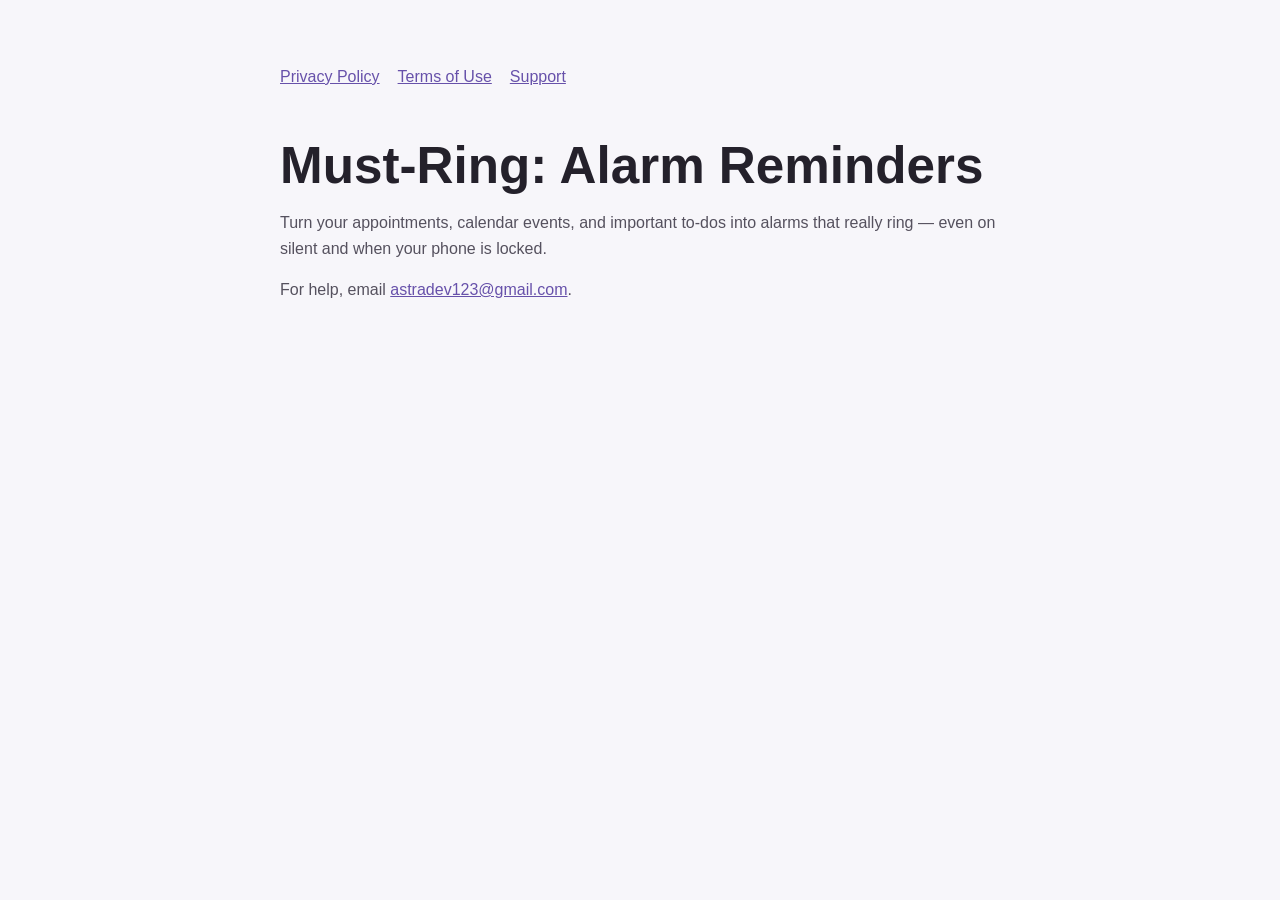
<file: index.html>
<!doctype html>
<html lang="en">
<head>
  <meta charset="utf-8">
  <meta name="viewport" content="width=device-width, initial-scale=1">
  <title>Must-Ring: Alarm Reminders</title>
  <link rel="stylesheet" href="styles.css">
</head>
<body>
  <main>
    <nav>
      <a href="privacy.html">Privacy Policy</a>
      <a href="terms.html">Terms of Use</a>
      <a href="support.html">Support</a>
    </nav>
    <h1>Must-Ring: Alarm Reminders</h1>
    <p>Turn your appointments, calendar events, and important to-dos into alarms that really ring — even on silent and when your phone is locked.</p>
    <p>For help, email <a href="mailto:astradev123@gmail.com?subject=Must-Ring%20Support">astradev123@gmail.com</a>.</p>
  </main>
</body>
</html>
</file>
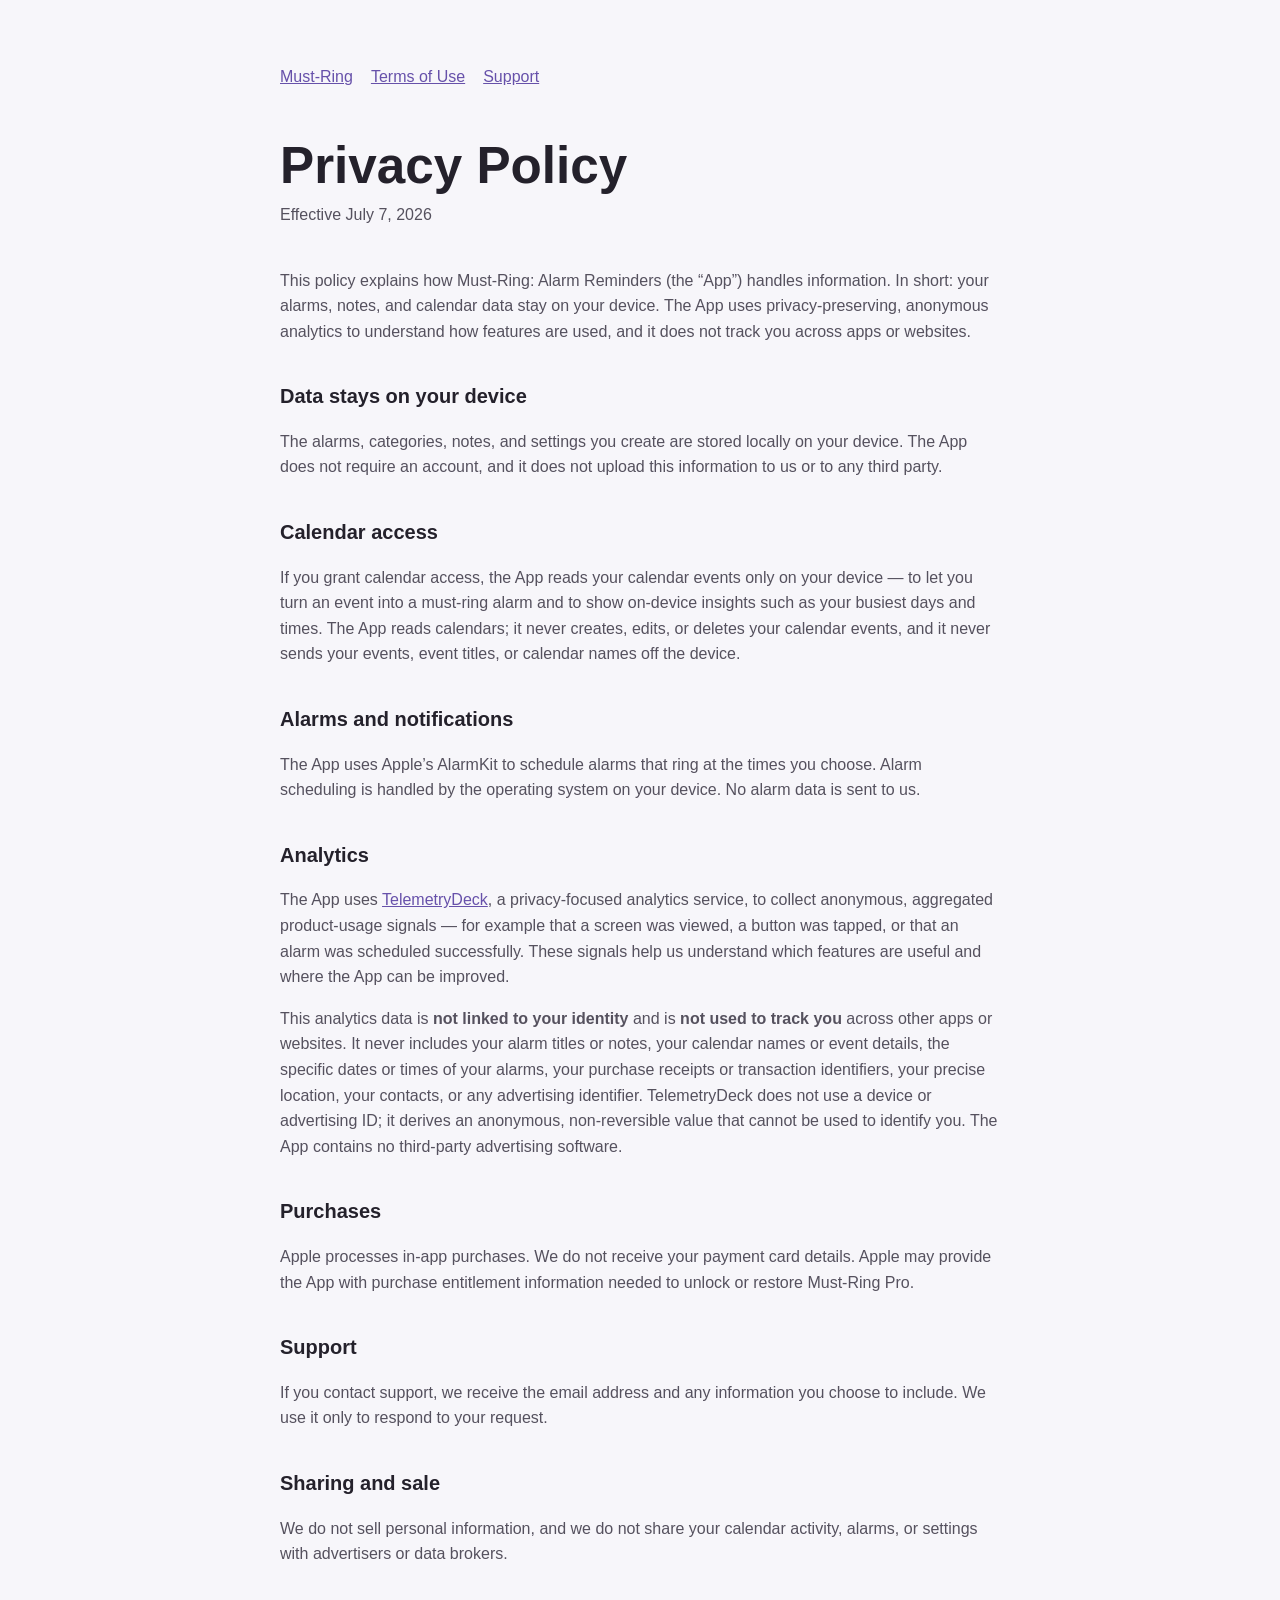
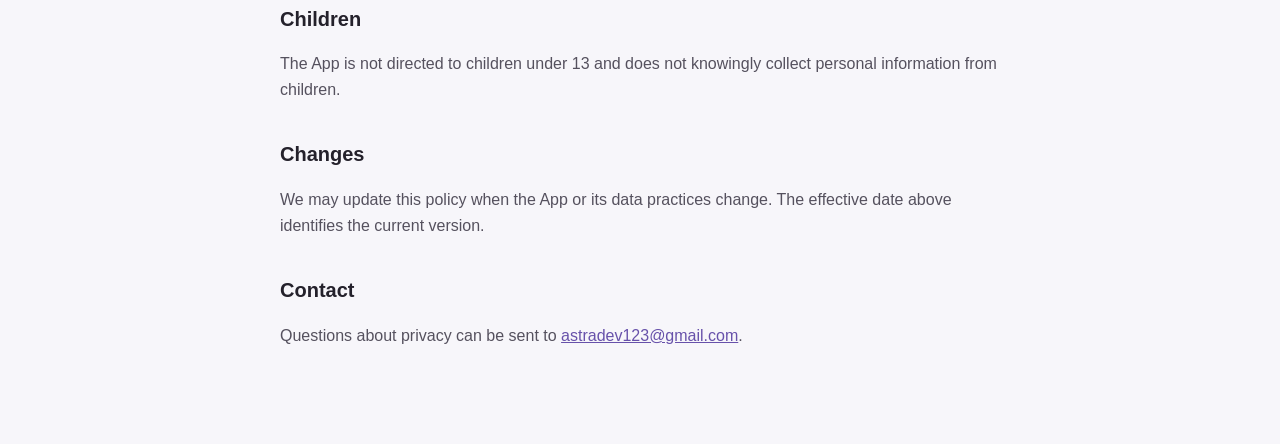
<file: privacy.html>
<!doctype html>
<html lang="en">
<head>
  <meta charset="utf-8">
  <meta name="viewport" content="width=device-width, initial-scale=1">
  <title>Privacy Policy - Must-Ring: Alarm Reminders</title>
  <link rel="stylesheet" href="styles.css">
</head>
<body>
  <main>
    <nav>
      <a href="index.html">Must-Ring</a>
      <a href="terms.html">Terms of Use</a>
      <a href="support.html">Support</a>
    </nav>
    <h1>Privacy Policy</h1>
    <p class="updated">Effective July 7, 2026</p>

    <p>This policy explains how Must-Ring: Alarm Reminders (the “App”) handles information. In short: your alarms, notes, and calendar data stay on your device. The App uses privacy-preserving, anonymous analytics to understand how features are used, and it does not track you across apps or websites.</p>

    <h2>Data stays on your device</h2>
    <p>The alarms, categories, notes, and settings you create are stored locally on your device. The App does not require an account, and it does not upload this information to us or to any third party.</p>

    <h2>Calendar access</h2>
    <p>If you grant calendar access, the App reads your calendar events only on your device — to let you turn an event into a must-ring alarm and to show on-device insights such as your busiest days and times. The App reads calendars; it never creates, edits, or deletes your calendar events, and it never sends your events, event titles, or calendar names off the device.</p>

    <h2>Alarms and notifications</h2>
    <p>The App uses Apple’s AlarmKit to schedule alarms that ring at the times you choose. Alarm scheduling is handled by the operating system on your device. No alarm data is sent to us.</p>

    <h2>Analytics</h2>
    <p>The App uses <a href="https://telemetrydeck.com/privacy/" rel="noopener">TelemetryDeck</a>, a privacy-focused analytics service, to collect anonymous, aggregated product-usage signals — for example that a screen was viewed, a button was tapped, or that an alarm was scheduled successfully. These signals help us understand which features are useful and where the App can be improved.</p>
    <p>This analytics data is <strong>not linked to your identity</strong> and is <strong>not used to track you</strong> across other apps or websites. It never includes your alarm titles or notes, your calendar names or event details, the specific dates or times of your alarms, your purchase receipts or transaction identifiers, your precise location, your contacts, or any advertising identifier. TelemetryDeck does not use a device or advertising ID; it derives an anonymous, non-reversible value that cannot be used to identify you. The App contains no third-party advertising software.</p>

    <h2>Purchases</h2>
    <p>Apple processes in-app purchases. We do not receive your payment card details. Apple may provide the App with purchase entitlement information needed to unlock or restore Must-Ring Pro.</p>

    <h2>Support</h2>
    <p>If you contact support, we receive the email address and any information you choose to include. We use it only to respond to your request.</p>

    <h2>Sharing and sale</h2>
    <p>We do not sell personal information, and we do not share your calendar activity, alarms, or settings with advertisers or data brokers.</p>

    <h2>Children</h2>
    <p>The App is not directed to children under 13 and does not knowingly collect personal information from children.</p>

    <h2>Changes</h2>
    <p>We may update this policy when the App or its data practices change. The effective date above identifies the current version.</p>

    <h2>Contact</h2>
    <p>Questions about privacy can be sent to <a href="mailto:astradev123@gmail.com?subject=Must-Ring%20Privacy">astradev123@gmail.com</a>.</p>
  </main>
</body>
</html>
</file>
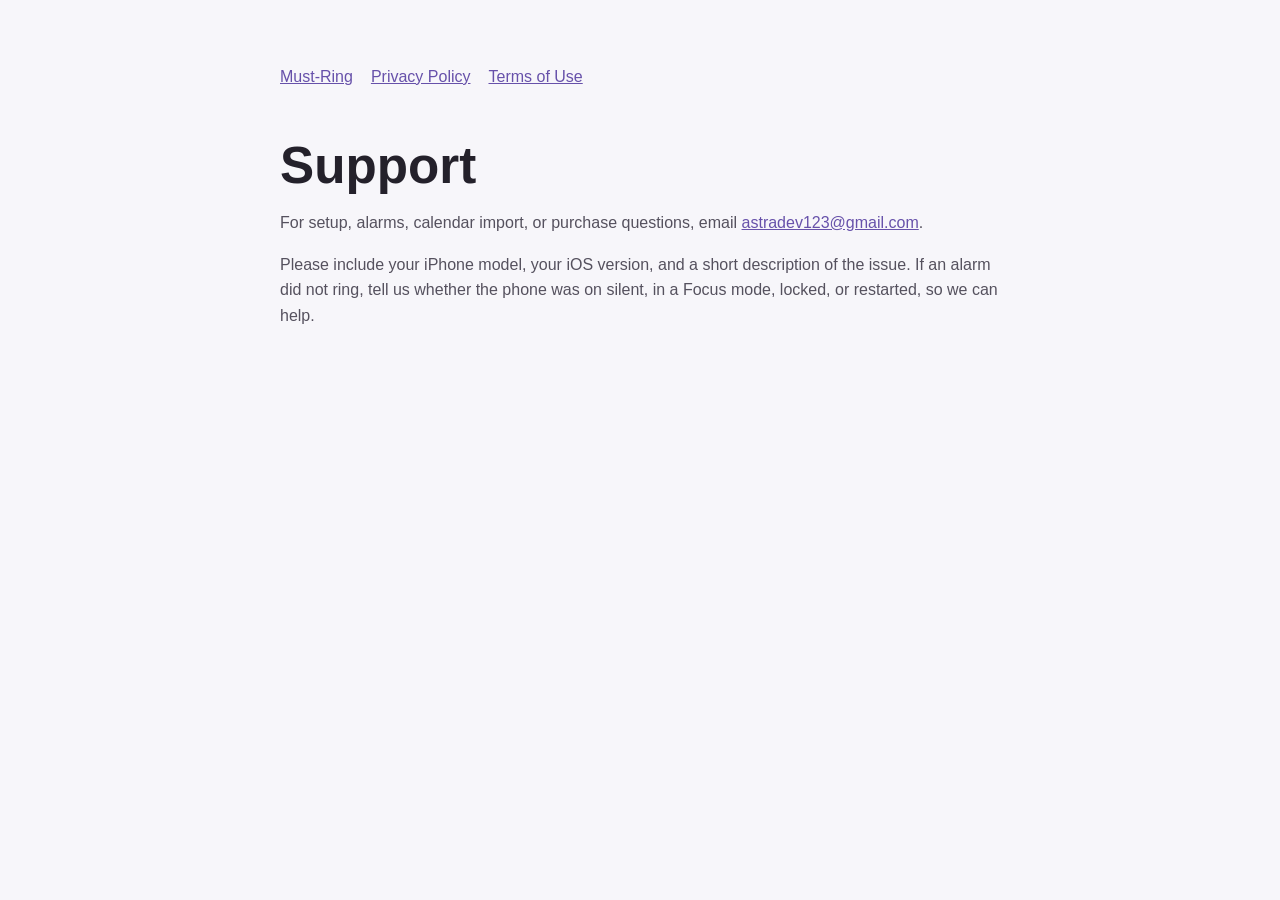
<file: support.html>
<!doctype html>
<html lang="en">
<head>
  <meta charset="utf-8">
  <meta name="viewport" content="width=device-width, initial-scale=1">
  <title>Support - Must-Ring: Alarm Reminders</title>
  <link rel="stylesheet" href="styles.css">
</head>
<body>
  <main>
    <nav>
      <a href="index.html">Must-Ring</a>
      <a href="privacy.html">Privacy Policy</a>
      <a href="terms.html">Terms of Use</a>
    </nav>
    <h1>Support</h1>
    <p>For setup, alarms, calendar import, or purchase questions, email <a href="mailto:astradev123@gmail.com?subject=Must-Ring%20Support">astradev123@gmail.com</a>.</p>
    <p>Please include your iPhone model, your iOS version, and a short description of the issue. If an alarm did not ring, tell us whether the phone was on silent, in a Focus mode, locked, or restarted, so we can help.</p>
  </main>
</body>
</html>
</file>
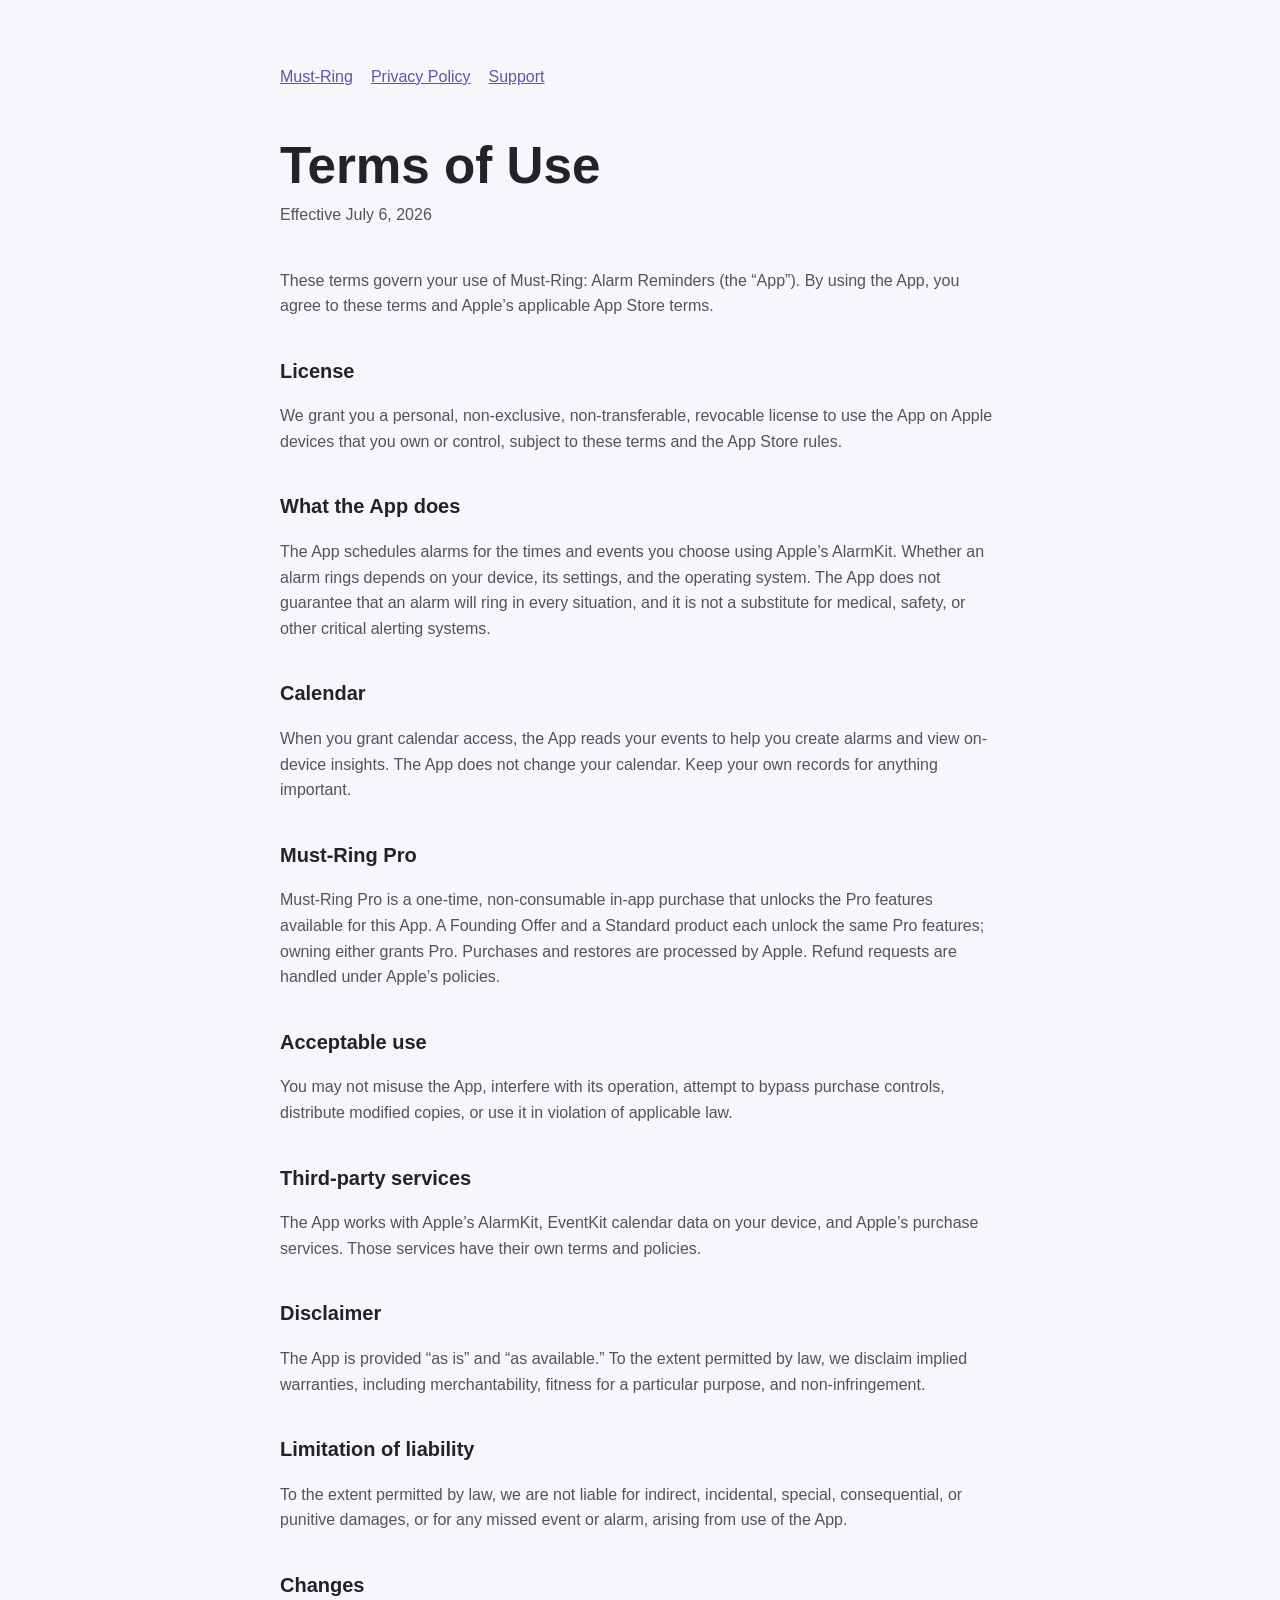
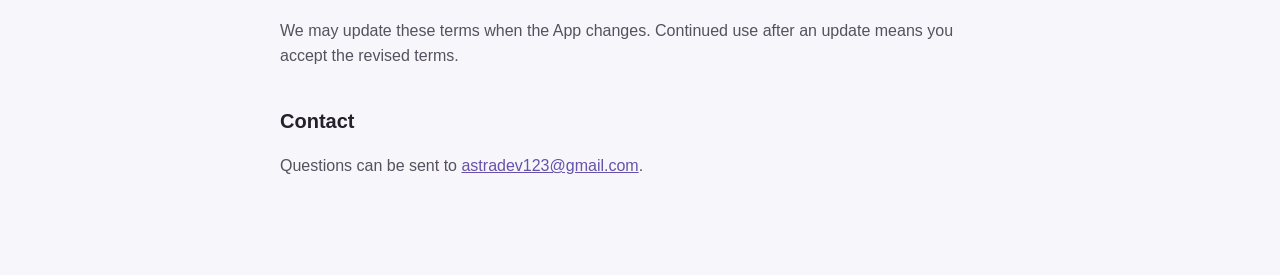
<file: terms.html>
<!doctype html>
<html lang="en">
<head>
  <meta charset="utf-8">
  <meta name="viewport" content="width=device-width, initial-scale=1">
  <title>Terms of Use - Must-Ring: Alarm Reminders</title>
  <link rel="stylesheet" href="styles.css">
</head>
<body>
  <main>
    <nav>
      <a href="index.html">Must-Ring</a>
      <a href="privacy.html">Privacy Policy</a>
      <a href="support.html">Support</a>
    </nav>
    <h1>Terms of Use</h1>
    <p class="updated">Effective July 6, 2026</p>

    <p>These terms govern your use of Must-Ring: Alarm Reminders (the “App”). By using the App, you agree to these terms and Apple’s applicable App Store terms.</p>

    <h2>License</h2>
    <p>We grant you a personal, non-exclusive, non-transferable, revocable license to use the App on Apple devices that you own or control, subject to these terms and the App Store rules.</p>

    <h2>What the App does</h2>
    <p>The App schedules alarms for the times and events you choose using Apple’s AlarmKit. Whether an alarm rings depends on your device, its settings, and the operating system. The App does not guarantee that an alarm will ring in every situation, and it is not a substitute for medical, safety, or other critical alerting systems.</p>

    <h2>Calendar</h2>
    <p>When you grant calendar access, the App reads your events to help you create alarms and view on-device insights. The App does not change your calendar. Keep your own records for anything important.</p>

    <h2>Must-Ring Pro</h2>
    <p>Must-Ring Pro is a one-time, non-consumable in-app purchase that unlocks the Pro features available for this App. A Founding Offer and a Standard product each unlock the same Pro features; owning either grants Pro. Purchases and restores are processed by Apple. Refund requests are handled under Apple’s policies.</p>

    <h2>Acceptable use</h2>
    <p>You may not misuse the App, interfere with its operation, attempt to bypass purchase controls, distribute modified copies, or use it in violation of applicable law.</p>

    <h2>Third-party services</h2>
    <p>The App works with Apple’s AlarmKit, EventKit calendar data on your device, and Apple’s purchase services. Those services have their own terms and policies.</p>

    <h2>Disclaimer</h2>
    <p>The App is provided “as is” and “as available.” To the extent permitted by law, we disclaim implied warranties, including merchantability, fitness for a particular purpose, and non-infringement.</p>

    <h2>Limitation of liability</h2>
    <p>To the extent permitted by law, we are not liable for indirect, incidental, special, consequential, or punitive damages, or for any missed event or alarm, arising from use of the App.</p>

    <h2>Changes</h2>
    <p>We may update these terms when the App changes. Continued use after an update means you accept the revised terms.</p>

    <h2>Contact</h2>
    <p>Questions can be sent to <a href="mailto:astradev123@gmail.com?subject=Must-Ring%20Terms">astradev123@gmail.com</a>.</p>
  </main>
</body>
</html>
</file>
<file: styles.css>
:root {
  color-scheme: light dark;
  font-family: -apple-system, BlinkMacSystemFont, "Segoe UI", sans-serif;
  line-height: 1.6;
  color: #24212b;
  background: #f7f6fa;
}

body {
  margin: 0;
}

main {
  width: min(720px, calc(100% - 40px));
  margin: 0 auto;
  padding: 64px 0 80px;
}

nav {
  display: flex;
  flex-wrap: wrap;
  gap: 18px;
  margin-bottom: 48px;
}

a {
  color: #6751aa;
}

h1 {
  margin: 0 0 8px;
  font-size: clamp(2rem, 7vw, 3.2rem);
  line-height: 1.1;
}

h2 {
  margin-top: 36px;
  font-size: 1.25rem;
}

p,
li {
  color: #55515e;
}

.updated {
  margin: 0 0 40px;
}

@media (prefers-color-scheme: dark) {
  :root {
    color: #f4f1f8;
    background: #151419;
  }

  a {
    color: #a88bea;
  }

  p,
  li {
    color: #bbb5c3;
  }
}
</file>
